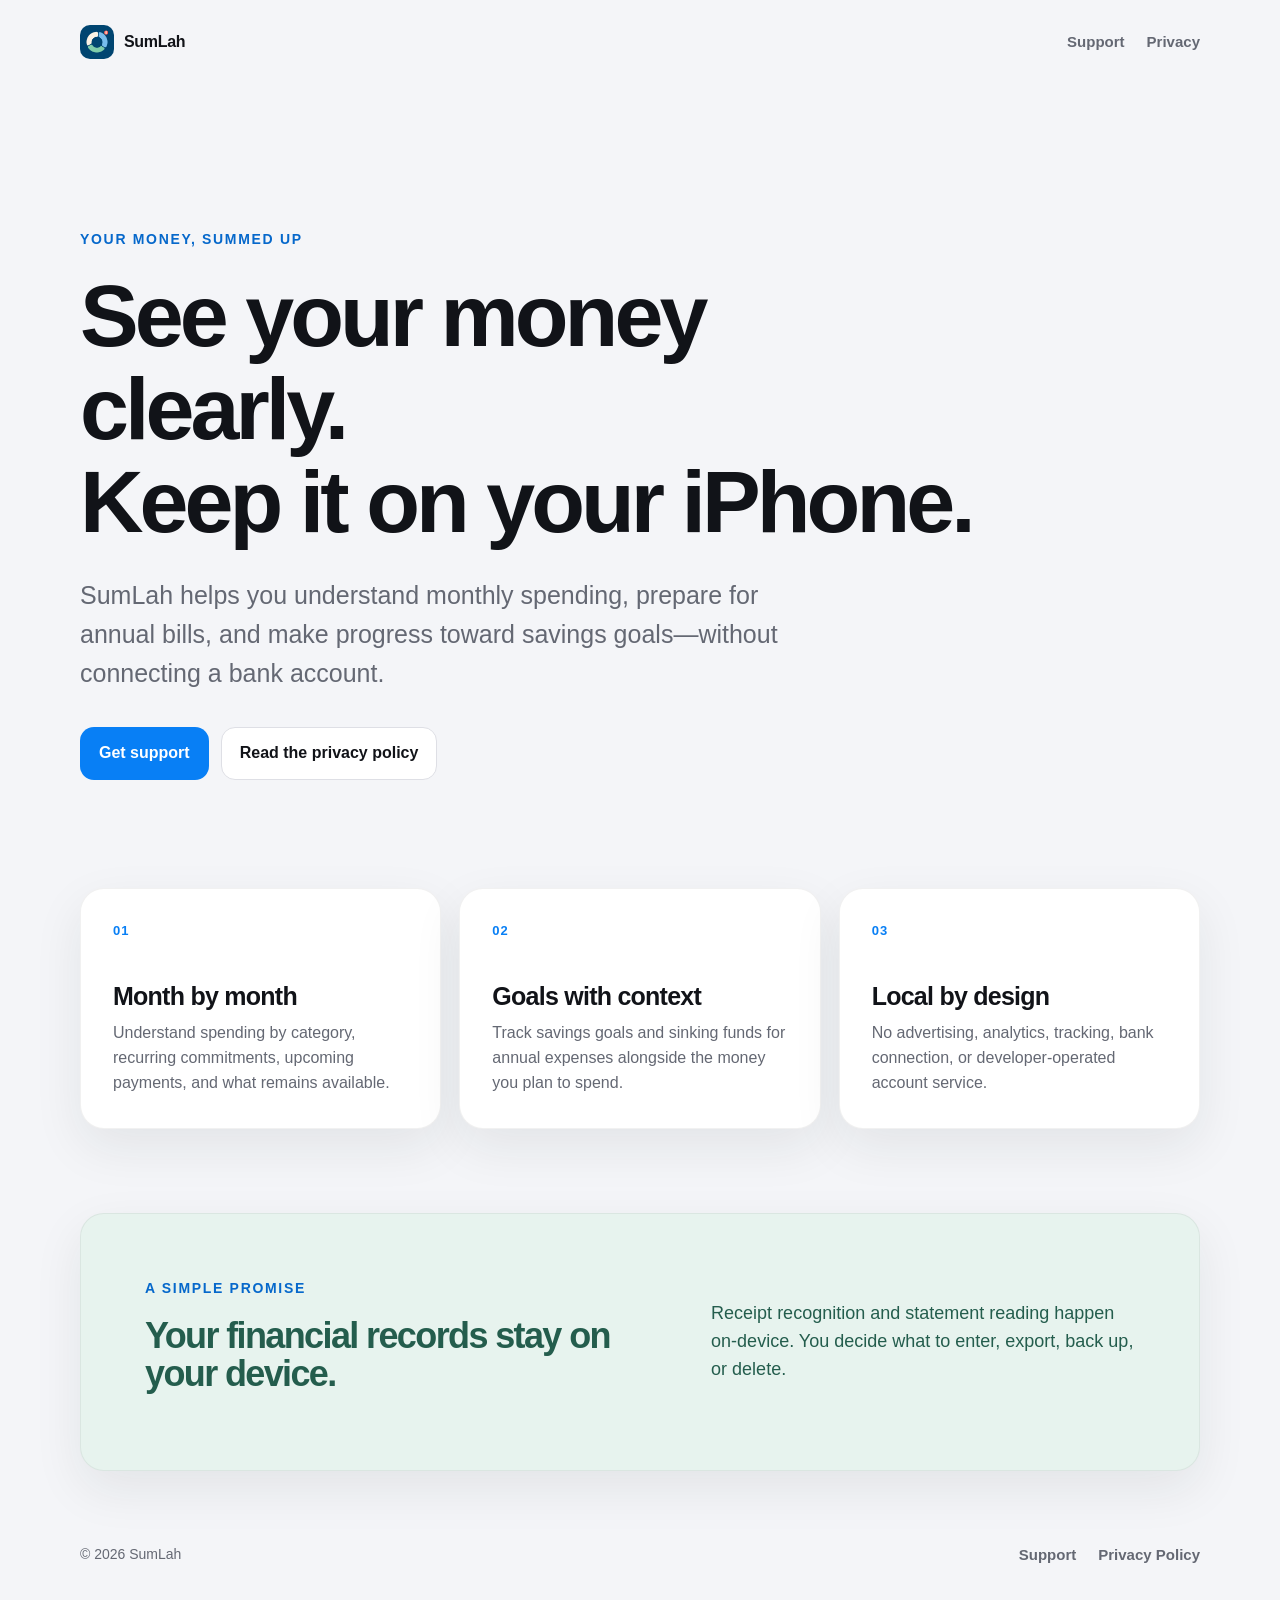
<file: index.html>
<!doctype html>
<html lang="en">
<head>
  <meta charset="utf-8">
  <meta name="viewport" content="width=device-width, initial-scale=1">
  <title>SumLah — Your money, summed up</title>
  <meta name="description" content="Official support and privacy information for SumLah, a local-first personal finance app for iPhone.">
  <link rel="canonical" href="https://zyh-m.github.io/finance-support/">
  <link rel="icon" href="./sumlah-icon.png">
  <link rel="apple-touch-icon" href="./sumlah-icon.png">
  <link rel="stylesheet" href="./styles.css">
</head>
<body>
  <a class="skip-link" href="#main">Skip to content</a>
  <header class="site-header">
    <a class="brand" href="./" aria-label="SumLah home">
      <img class="brand-mark" src="./sumlah-icon.png" alt="">
      <span>SumLah</span>
    </a>
    <nav aria-label="Primary navigation">
      <a href="./support/">Support</a>
      <a href="./privacy/">Privacy</a>
    </nav>
  </header>

  <main id="main">
    <section class="hero">
      <p class="eyebrow">Your money, summed up</p>
      <h1>See your money clearly.<br>Keep it on your iPhone.</h1>
      <p class="lede">SumLah helps you understand monthly spending, prepare for annual bills, and make progress toward savings goals—without connecting a bank account.</p>
      <div class="actions">
        <a class="button primary" href="./support/">Get support</a>
        <a class="button secondary" href="./privacy/">Read the privacy policy</a>
      </div>
    </section>

    <section class="feature-grid" aria-label="What SumLah offers">
      <article class="card">
        <span class="card-number" aria-hidden="true">01</span>
        <h2>Month by month</h2>
        <p>Understand spending by category, recurring commitments, upcoming payments, and what remains available.</p>
      </article>
      <article class="card">
        <span class="card-number" aria-hidden="true">02</span>
        <h2>Goals with context</h2>
        <p>Track savings goals and sinking funds for annual expenses alongside the money you plan to spend.</p>
      </article>
      <article class="card">
        <span class="card-number" aria-hidden="true">03</span>
        <h2>Local by design</h2>
        <p>No advertising, analytics, tracking, bank connection, or developer-operated account service.</p>
      </article>
    </section>

    <section class="privacy-callout">
      <div>
        <p class="eyebrow">A simple promise</p>
        <h2>Your financial records stay on your device.</h2>
      </div>
      <p>Receipt recognition and statement reading happen on-device. You decide what to enter, export, back up, or delete.</p>
    </section>
  </main>

  <footer>
    <p>© 2026 SumLah</p>
    <div>
      <a href="./support/">Support</a>
      <a href="./privacy/">Privacy Policy</a>
    </div>
  </footer>
</body>
</html>
</file>
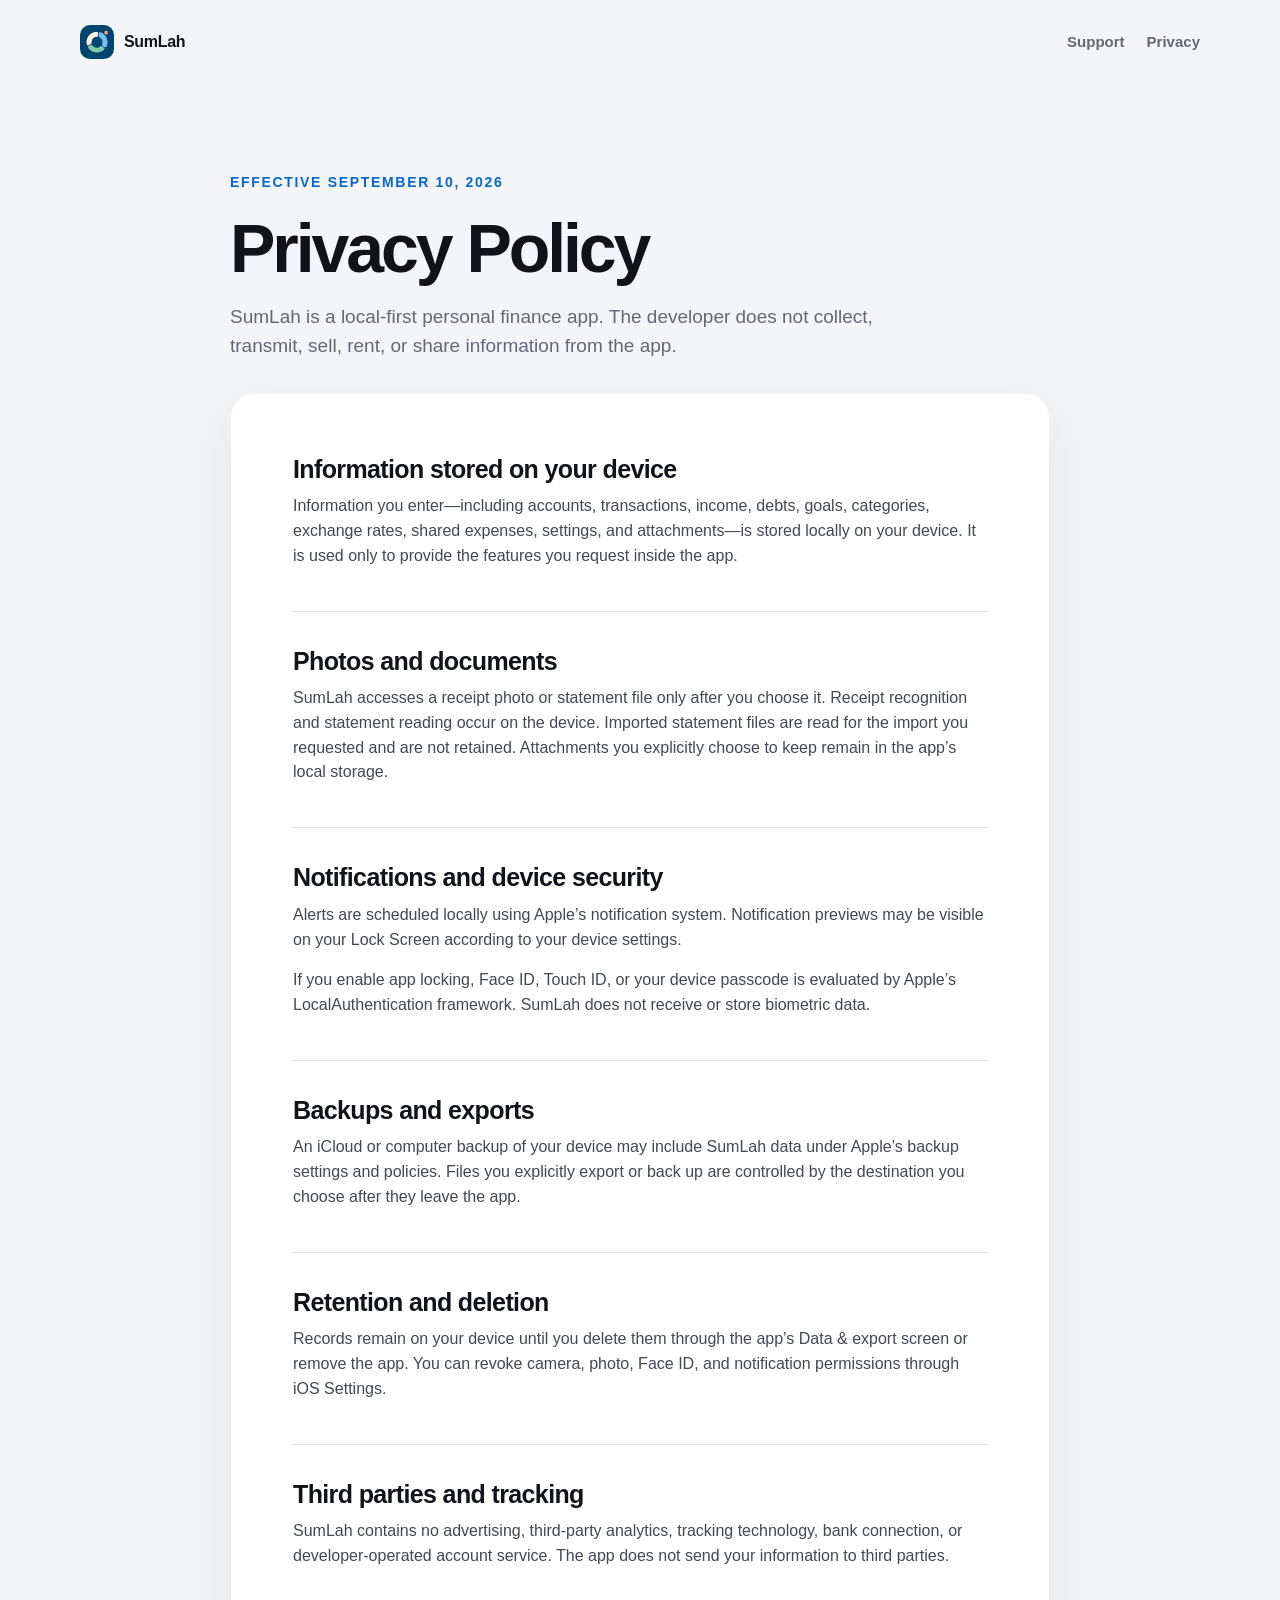
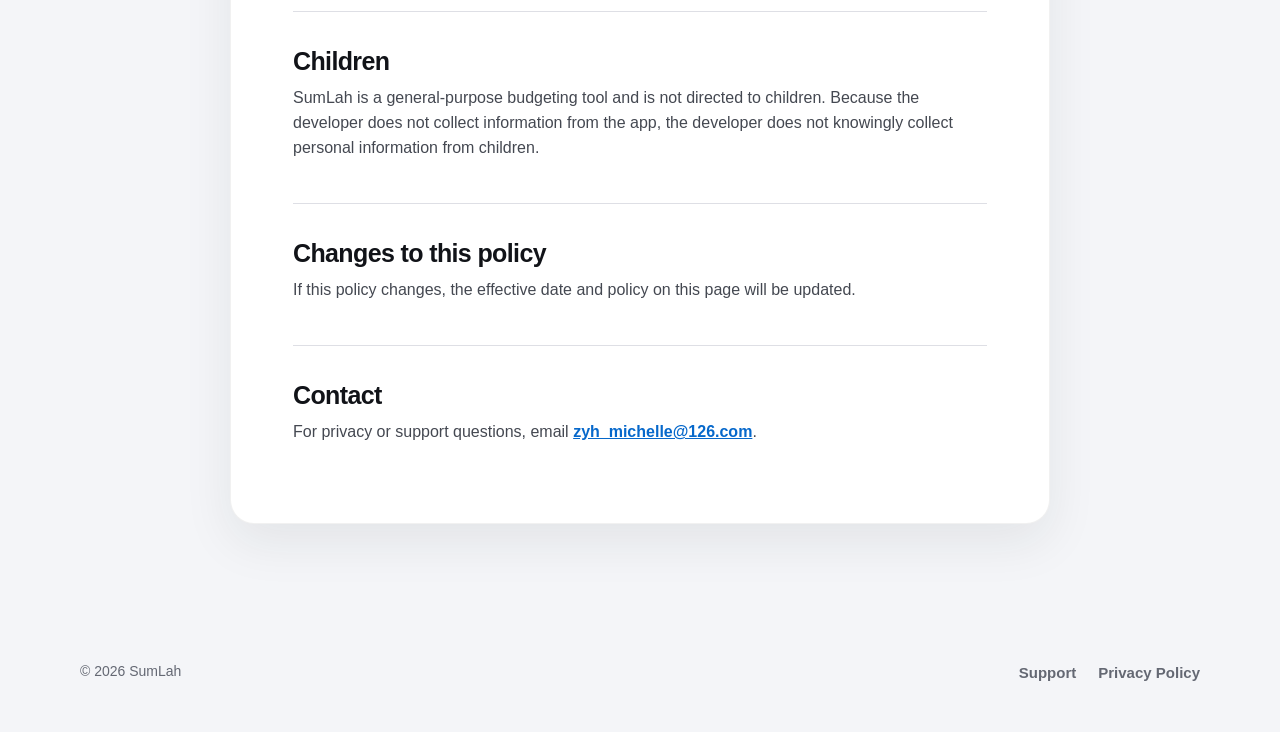
<file: privacy/index.html>
<!doctype html>
<html lang="en">
<head>
  <meta charset="utf-8">
  <meta name="viewport" content="width=device-width, initial-scale=1">
  <title>Privacy Policy — SumLah</title>
  <meta name="description" content="Privacy policy for the SumLah personal finance app for iPhone.">
  <link rel="canonical" href="https://zyh-m.github.io/finance-support/privacy/">
  <link rel="icon" href="../sumlah-icon.png">
  <link rel="apple-touch-icon" href="../sumlah-icon.png">
  <link rel="stylesheet" href="../styles.css">
</head>
<body>
  <a class="skip-link" href="#main">Skip to content</a>
  <header class="site-header">
    <a class="brand" href="../" aria-label="SumLah home"><img class="brand-mark" src="../sumlah-icon.png" alt=""><span>SumLah</span></a>
    <nav aria-label="Primary navigation"><a href="../support/">Support</a><a href="./" aria-current="page">Privacy</a></nav>
  </header>

  <main id="main" class="document-wrap">
    <header class="document-header">
      <p class="eyebrow">Effective September 10, 2026</p>
      <h1>Privacy Policy</h1>
      <p class="lede">SumLah is a local-first personal finance app. The developer does not collect, transmit, sell, rent, or share information from the app.</p>
    </header>

    <article class="document">
      <section>
        <h2>Information stored on your device</h2>
        <p>Information you enter—including accounts, transactions, income, debts, goals, categories, exchange rates, shared expenses, settings, and attachments—is stored locally on your device. It is used only to provide the features you request inside the app.</p>
      </section>
      <section>
        <h2>Photos and documents</h2>
        <p>SumLah accesses a receipt photo or statement file only after you choose it. Receipt recognition and statement reading occur on the device. Imported statement files are read for the import you requested and are not retained. Attachments you explicitly choose to keep remain in the app’s local storage.</p>
      </section>
      <section>
        <h2>Notifications and device security</h2>
        <p>Alerts are scheduled locally using Apple’s notification system. Notification previews may be visible on your Lock Screen according to your device settings.</p>
        <p>If you enable app locking, Face ID, Touch ID, or your device passcode is evaluated by Apple’s LocalAuthentication framework. SumLah does not receive or store biometric data.</p>
      </section>
      <section>
        <h2>Backups and exports</h2>
        <p>An iCloud or computer backup of your device may include SumLah data under Apple’s backup settings and policies. Files you explicitly export or back up are controlled by the destination you choose after they leave the app.</p>
      </section>
      <section>
        <h2>Retention and deletion</h2>
        <p>Records remain on your device until you delete them through the app’s Data &amp; export screen or remove the app. You can revoke camera, photo, Face ID, and notification permissions through iOS Settings.</p>
      </section>
      <section>
        <h2>Third parties and tracking</h2>
        <p>SumLah contains no advertising, third-party analytics, tracking technology, bank connection, or developer-operated account service. The app does not send your information to third parties.</p>
      </section>
      <section>
        <h2>Children</h2>
        <p>SumLah is a general-purpose budgeting tool and is not directed to children. Because the developer does not collect information from the app, the developer does not knowingly collect personal information from children.</p>
      </section>
      <section>
        <h2>Changes to this policy</h2>
        <p>If this policy changes, the effective date and policy on this page will be updated.</p>
      </section>
      <section>
        <h2>Contact</h2>
        <p>For privacy or support questions, email <a href="mailto:zyh_michelle@126.com">zyh_michelle@126.com</a>.</p>
      </section>
    </article>
  </main>

  <footer><p>© 2026 SumLah</p><div><a href="../support/">Support</a><a href="./">Privacy Policy</a></div></footer>
</body>
</html>
</file>
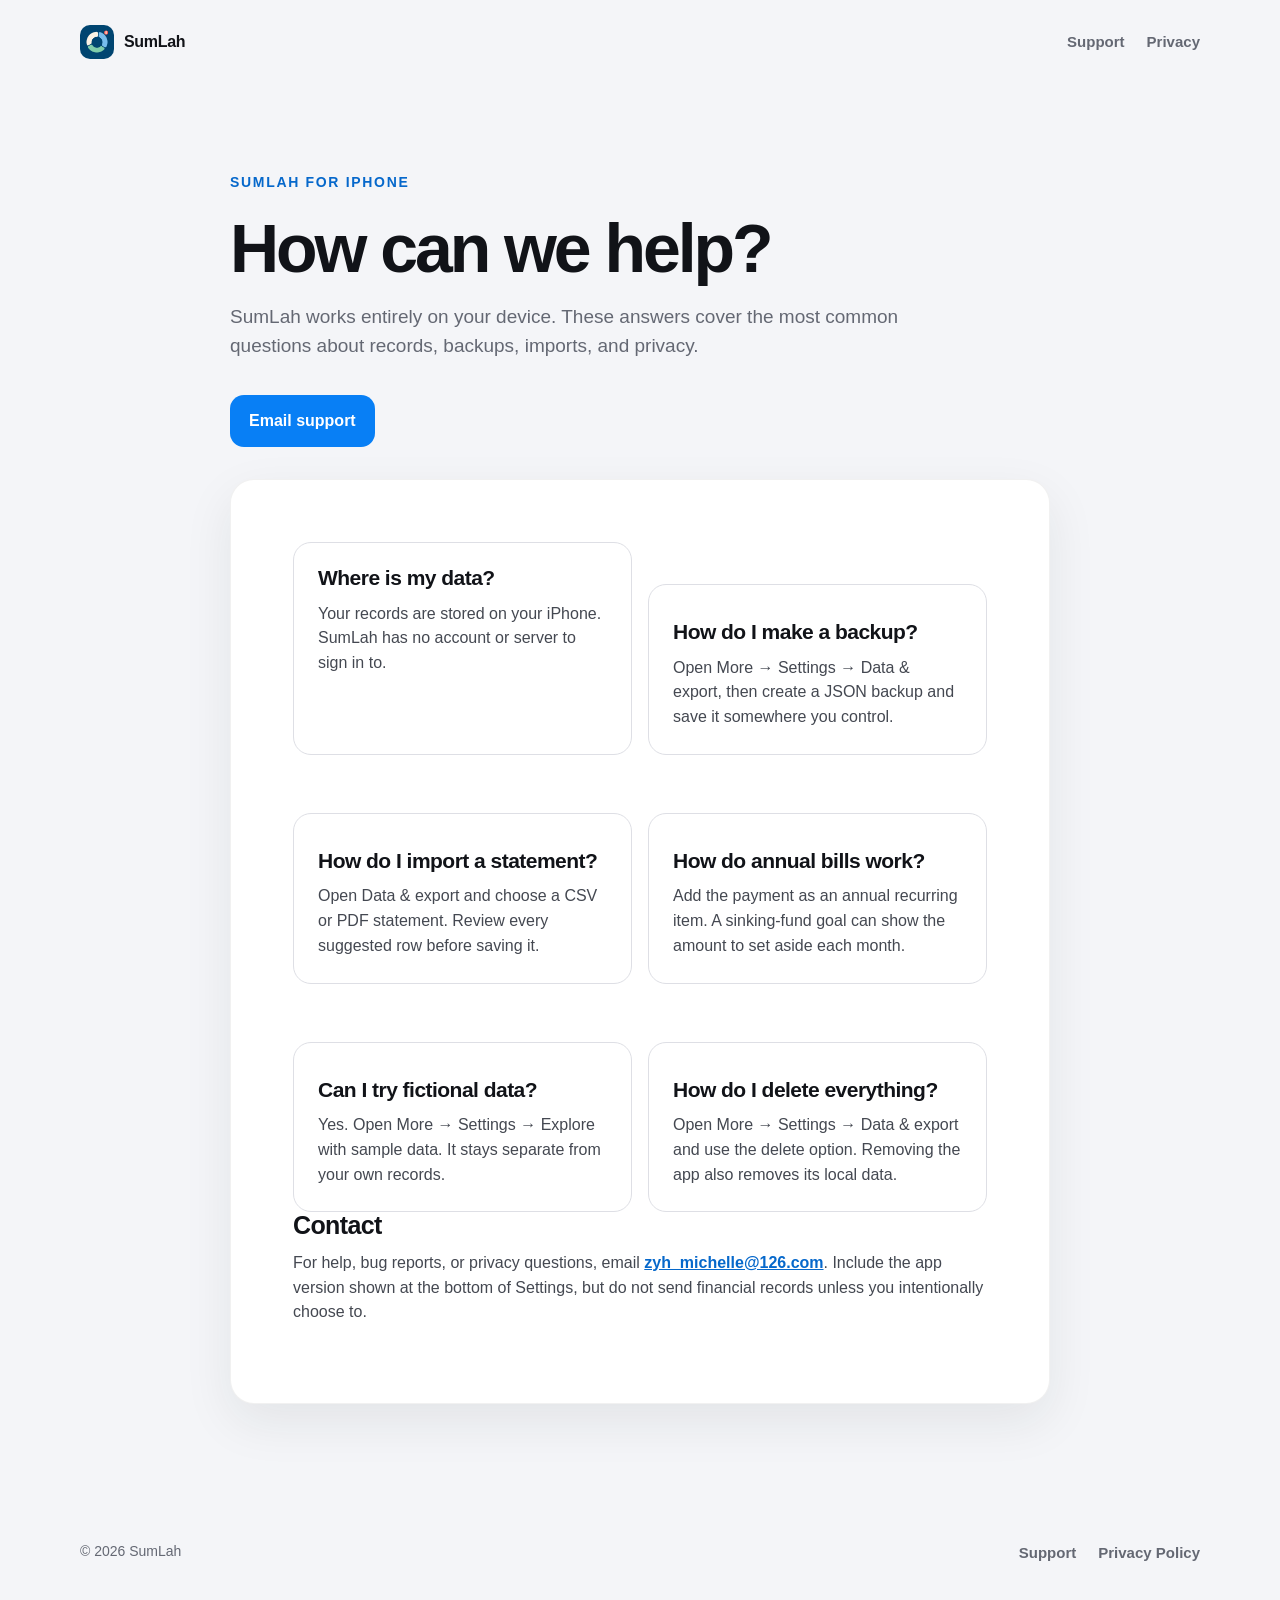
<file: support/index.html>
<!doctype html>
<html lang="en">
<head>
  <meta charset="utf-8">
  <meta name="viewport" content="width=device-width, initial-scale=1">
  <title>Support — SumLah</title>
  <meta name="description" content="Help, contact details, and common questions for the SumLah iPhone app.">
  <link rel="canonical" href="https://zyh-m.github.io/finance-support/support/">
  <link rel="icon" href="../sumlah-icon.png">
  <link rel="apple-touch-icon" href="../sumlah-icon.png">
  <link rel="stylesheet" href="../styles.css">
</head>
<body>
  <a class="skip-link" href="#main">Skip to content</a>
  <header class="site-header">
    <a class="brand" href="../" aria-label="SumLah home"><img class="brand-mark" src="../sumlah-icon.png" alt=""><span>SumLah</span></a>
    <nav aria-label="Primary navigation"><a href="./" aria-current="page">Support</a><a href="../privacy/">Privacy</a></nav>
  </header>

  <main id="main" class="document-wrap">
    <header class="document-header">
      <p class="eyebrow">SumLah for iPhone</p>
      <h1>How can we help?</h1>
      <p class="lede">SumLah works entirely on your device. These answers cover the most common questions about records, backups, imports, and privacy.</p>
      <div class="actions"><a class="button primary" href="mailto:zyh_michelle@126.com">Email support</a></div>
    </header>

    <article class="document">
      <div class="support-grid">
        <section class="support-item">
          <h2>Where is my data?</h2>
          <p>Your records are stored on your iPhone. SumLah has no account or server to sign in to.</p>
        </section>
        <section class="support-item">
          <h2>How do I make a backup?</h2>
          <p>Open More → Settings → Data &amp; export, then create a JSON backup and save it somewhere you control.</p>
        </section>
        <section class="support-item">
          <h2>How do I import a statement?</h2>
          <p>Open Data &amp; export and choose a CSV or PDF statement. Review every suggested row before saving it.</p>
        </section>
        <section class="support-item">
          <h2>How do annual bills work?</h2>
          <p>Add the payment as an annual recurring item. A sinking-fund goal can show the amount to set aside each month.</p>
        </section>
        <section class="support-item">
          <h2>Can I try fictional data?</h2>
          <p>Yes. Open More → Settings → Explore with sample data. It stays separate from your own records.</p>
        </section>
        <section class="support-item">
          <h2>How do I delete everything?</h2>
          <p>Open More → Settings → Data &amp; export and use the delete option. Removing the app also removes its local data.</p>
        </section>
      </div>

      <section>
        <h2>Contact</h2>
        <p>For help, bug reports, or privacy questions, email <a href="mailto:zyh_michelle@126.com">zyh_michelle@126.com</a>. Include the app version shown at the bottom of Settings, but do not send financial records unless you intentionally choose to.</p>
      </section>
    </article>
  </main>

  <footer><p>© 2026 SumLah</p><div><a href="./">Support</a><a href="../privacy/">Privacy Policy</a></div></footer>
</body>
</html>
</file>
<file: styles.css>
:root {
  color-scheme: light;
  --paper: #f4f5f8;
  --surface: #ffffff;
  --ink: #111318;
  --muted: #646873;
  --line: #dedfe5;
  --blue: #087ff5;
  --blue-dark: #0668cb;
  --sage: #e7f3ee;
  --sage-ink: #245d4d;
  --radius: 24px;
  --shadow: 0 18px 50px rgba(26, 32, 44, 0.08);
}

* { box-sizing: border-box; }

html { scroll-behavior: smooth; }

body {
  margin: 0;
  background: var(--paper);
  color: var(--ink);
  font-family: -apple-system, BlinkMacSystemFont, "SF Pro Display", "Segoe UI", sans-serif;
  line-height: 1.55;
  -webkit-font-smoothing: antialiased;
}

a { color: inherit; }

.skip-link {
  position: fixed;
  left: 16px;
  top: -80px;
  z-index: 10;
  padding: 10px 14px;
  border-radius: 12px;
  background: var(--ink);
  color: white;
}

.skip-link:focus { top: 16px; }

.site-header,
main,
footer {
  width: min(1120px, calc(100% - 40px));
  margin-inline: auto;
}

.site-header {
  min-height: 84px;
  display: flex;
  align-items: center;
  justify-content: space-between;
  gap: 24px;
}

.brand {
  display: inline-flex;
  align-items: center;
  gap: 10px;
  font-weight: 750;
  text-decoration: none;
  letter-spacing: -0.02em;
}

.brand-mark {
  width: 34px;
  height: 34px;
  border-radius: 10px;
  object-fit: cover;
}

nav,
footer div {
  display: flex;
  gap: 22px;
}

nav a,
footer a {
  color: var(--muted);
  text-decoration: none;
  font-size: 15px;
  font-weight: 600;
}

nav a:hover,
footer a:hover { color: var(--ink); }

.hero {
  padding: clamp(70px, 12vw, 145px) 0 clamp(64px, 9vw, 108px);
  max-width: 900px;
}

.eyebrow {
  margin: 0 0 18px;
  color: var(--blue-dark);
  font-size: 14px;
  font-weight: 750;
  letter-spacing: 0.12em;
  text-transform: uppercase;
}

h1,
h2 {
  margin-top: 0;
  letter-spacing: -0.045em;
  line-height: 1.06;
}

h1 {
  margin-bottom: 28px;
  font-size: clamp(48px, 8vw, 88px);
  font-weight: 780;
}

h2 {
  margin-bottom: 12px;
  font-size: clamp(25px, 3vw, 36px);
}

h3 {
  margin: 32px 0 8px;
  font-size: 19px;
  letter-spacing: -0.015em;
}

p { margin-top: 0; }

.lede {
  max-width: 720px;
  color: var(--muted);
  font-size: clamp(19px, 2.5vw, 25px);
}

.actions {
  display: flex;
  flex-wrap: wrap;
  gap: 12px;
  margin-top: 34px;
}

.button {
  display: inline-flex;
  justify-content: center;
  padding: 13px 18px;
  border: 1px solid transparent;
  border-radius: 14px;
  font-weight: 700;
  text-decoration: none;
}

.button.primary { background: var(--blue); color: white; }
.button.primary:hover { background: var(--blue-dark); }
.button.secondary { background: var(--surface); border-color: var(--line); }

.feature-grid {
  display: grid;
  grid-template-columns: repeat(3, 1fr);
  gap: 18px;
}

.card,
.document,
.privacy-callout {
  border: 1px solid rgba(18, 20, 24, 0.06);
  border-radius: var(--radius);
  background: var(--surface);
  box-shadow: var(--shadow);
}

.card { padding: 32px; }
.card h2 { font-size: 25px; letter-spacing: -0.03em; }
.card p { margin-bottom: 0; color: var(--muted); }

.card-number {
  display: block;
  margin-bottom: 42px;
  color: var(--blue);
  font-size: 13px;
  font-weight: 800;
  letter-spacing: 0.08em;
}

.privacy-callout {
  margin: 84px 0 24px;
  padding: clamp(32px, 6vw, 64px);
  display: grid;
  grid-template-columns: 1.1fr 0.9fr;
  gap: 48px;
  background: var(--sage);
  color: var(--sage-ink);
}

.privacy-callout p:last-child {
  align-self: center;
  margin-bottom: 0;
  font-size: 18px;
}

.document-wrap {
  width: min(820px, 100%);
  margin: clamp(46px, 8vw, 88px) auto;
}

.document-header { margin-bottom: 32px; }
.document-header h1 { margin-bottom: 18px; font-size: clamp(42px, 7vw, 68px); }
.document-header .lede { font-size: 19px; }

.document { padding: clamp(28px, 6vw, 62px); }
.document section + section { margin-top: 42px; padding-top: 36px; border-top: 1px solid var(--line); }
.document h2 { font-size: 25px; letter-spacing: -0.025em; }
.document p, .document li { color: #444851; }
.document ul { padding-left: 22px; }
.document a { color: var(--blue-dark); font-weight: 650; }

.support-grid {
  display: grid;
  grid-template-columns: 1fr 1fr;
  gap: 16px;
}

.support-item {
  padding: 24px;
  border: 1px solid var(--line);
  border-radius: 18px;
}

.support-item h2 { font-size: 21px; }
.support-item p { margin-bottom: 0; }

footer {
  min-height: 120px;
  display: flex;
  align-items: center;
  justify-content: space-between;
  gap: 24px;
  color: var(--muted);
  font-size: 14px;
}

footer p { margin: 0; }

:focus-visible { outline: 3px solid rgba(8, 127, 245, 0.45); outline-offset: 4px; }

@media (max-width: 760px) {
  .site-header { min-height: 72px; }
  .feature-grid, .privacy-callout, .support-grid { grid-template-columns: 1fr; }
  .privacy-callout { gap: 18px; }
  .card-number { margin-bottom: 28px; }
}

@media (max-width: 480px) {
  .site-header, main, footer { width: min(100% - 28px, 1120px); }
  nav { gap: 14px; }
  .actions { flex-direction: column; }
  .button { width: 100%; }
  footer { align-items: flex-start; flex-direction: column; justify-content: center; }
}

@media (prefers-reduced-motion: reduce) {
  html { scroll-behavior: auto; }
}
</file>
